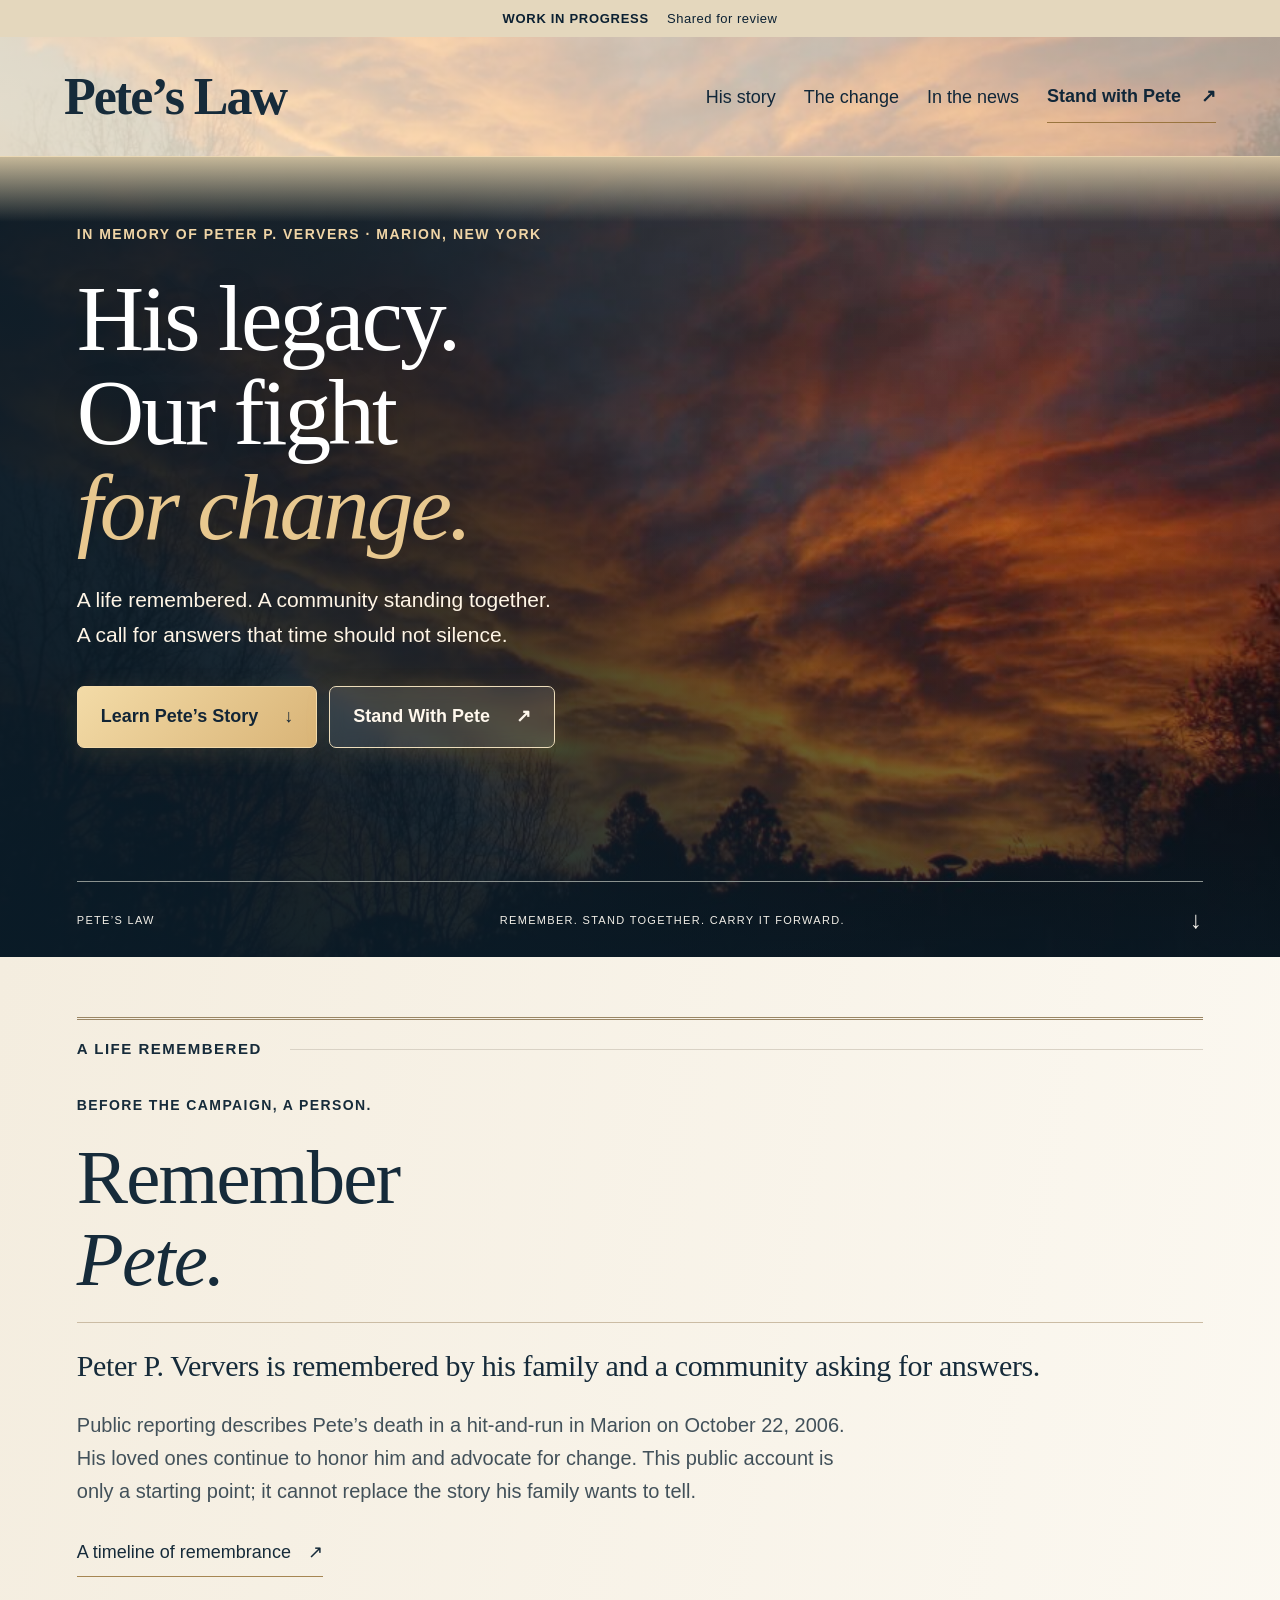
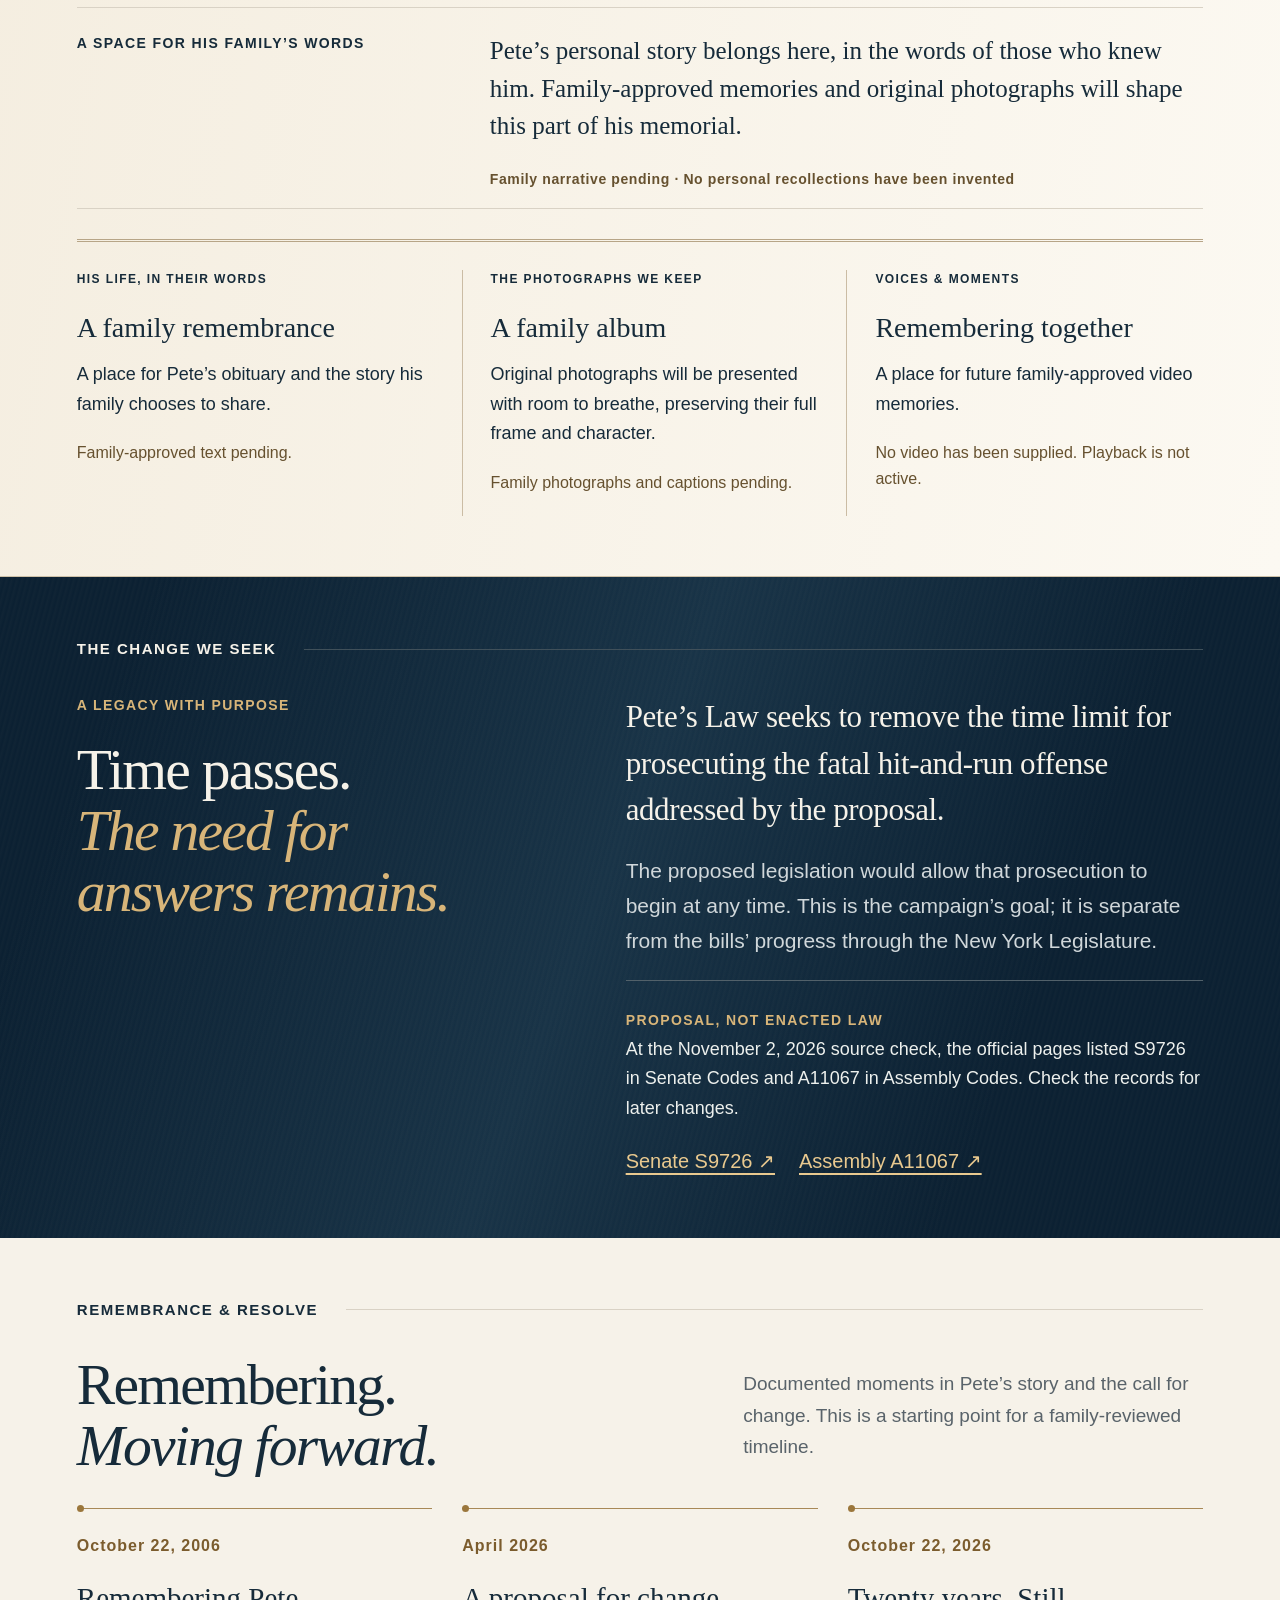
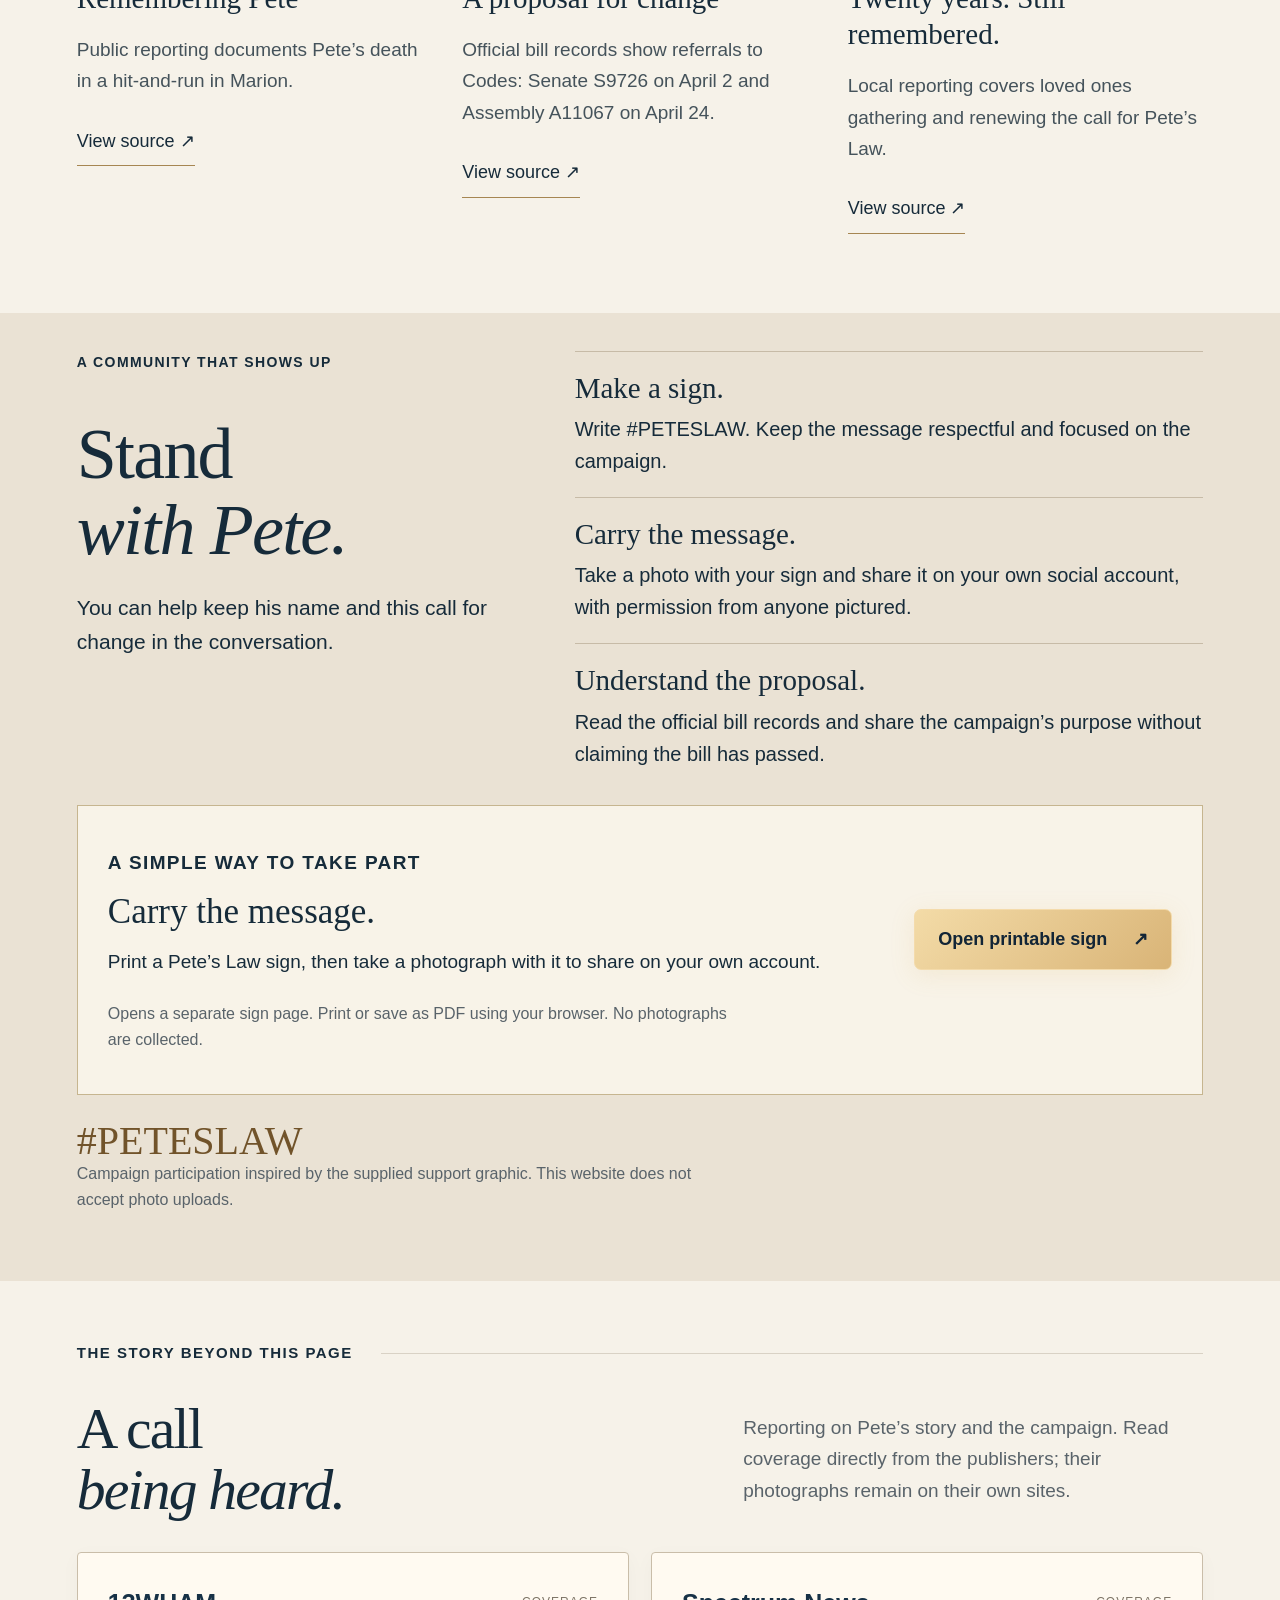
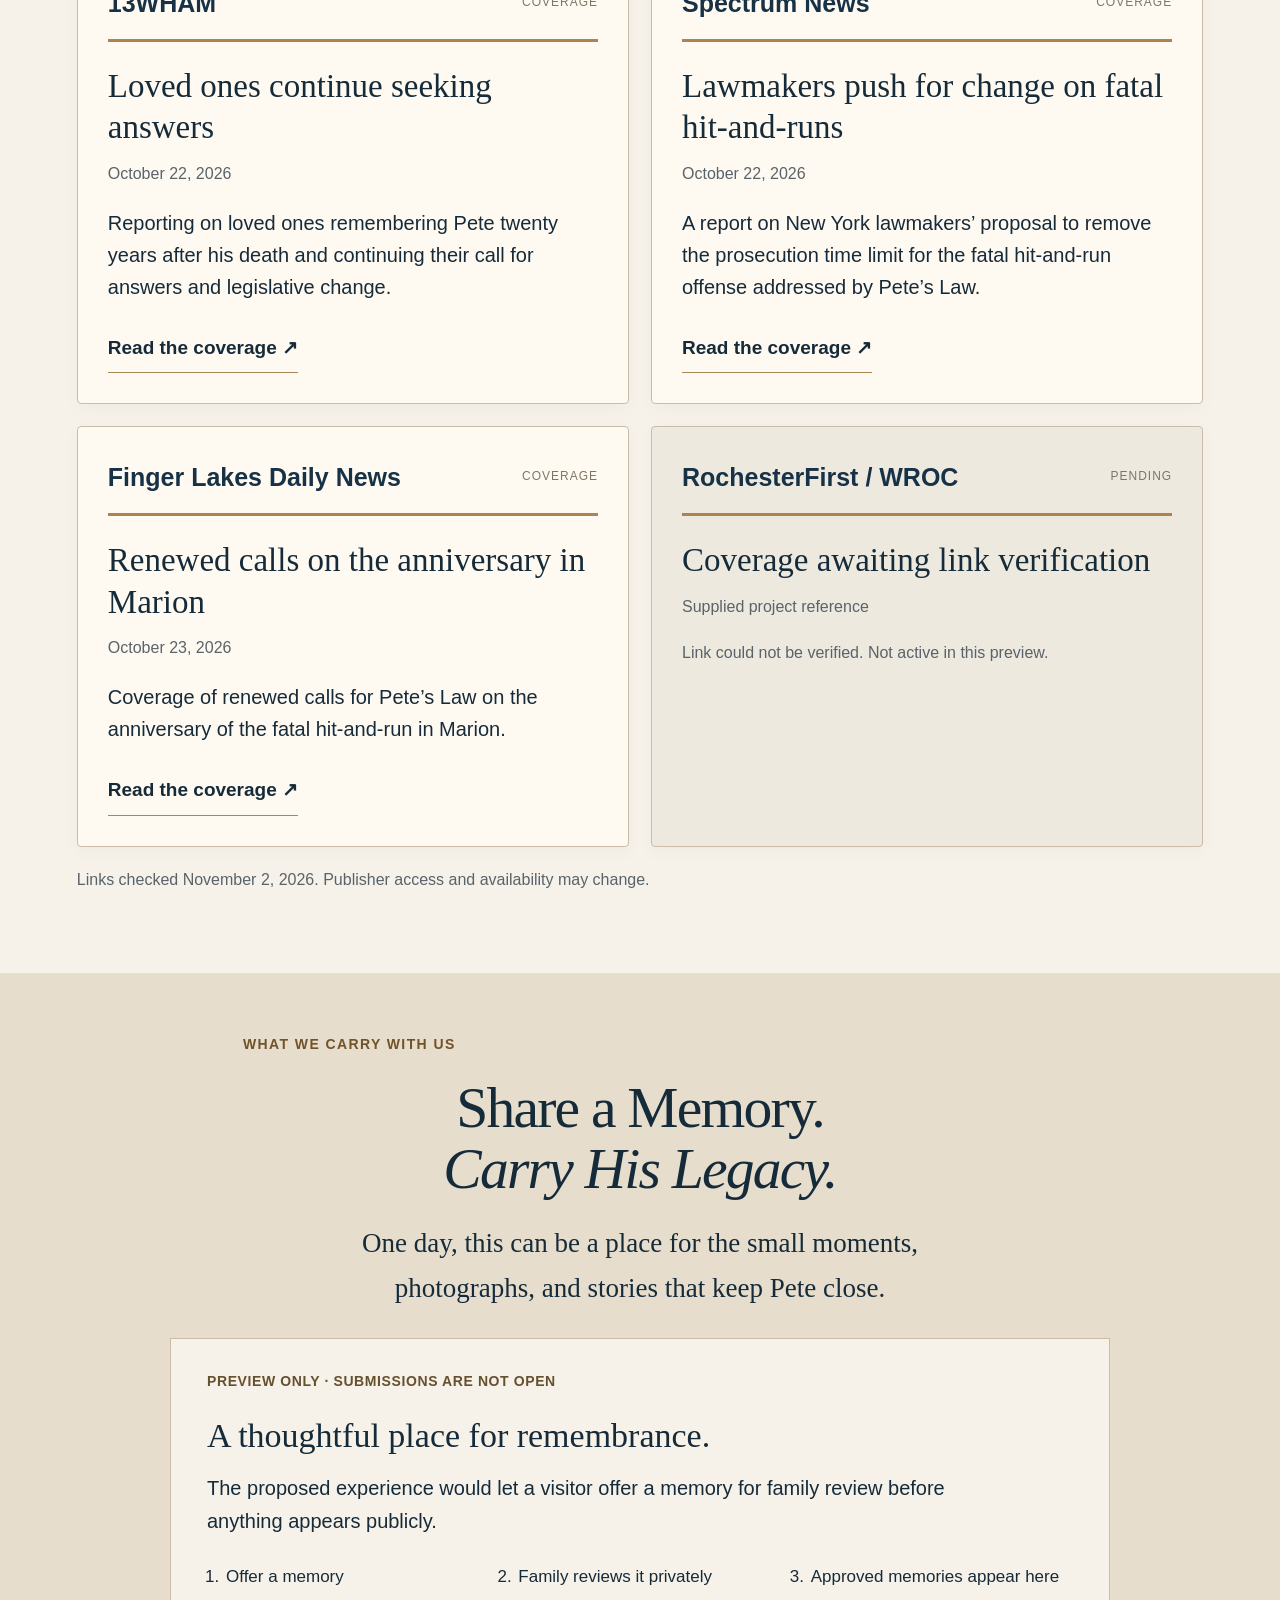
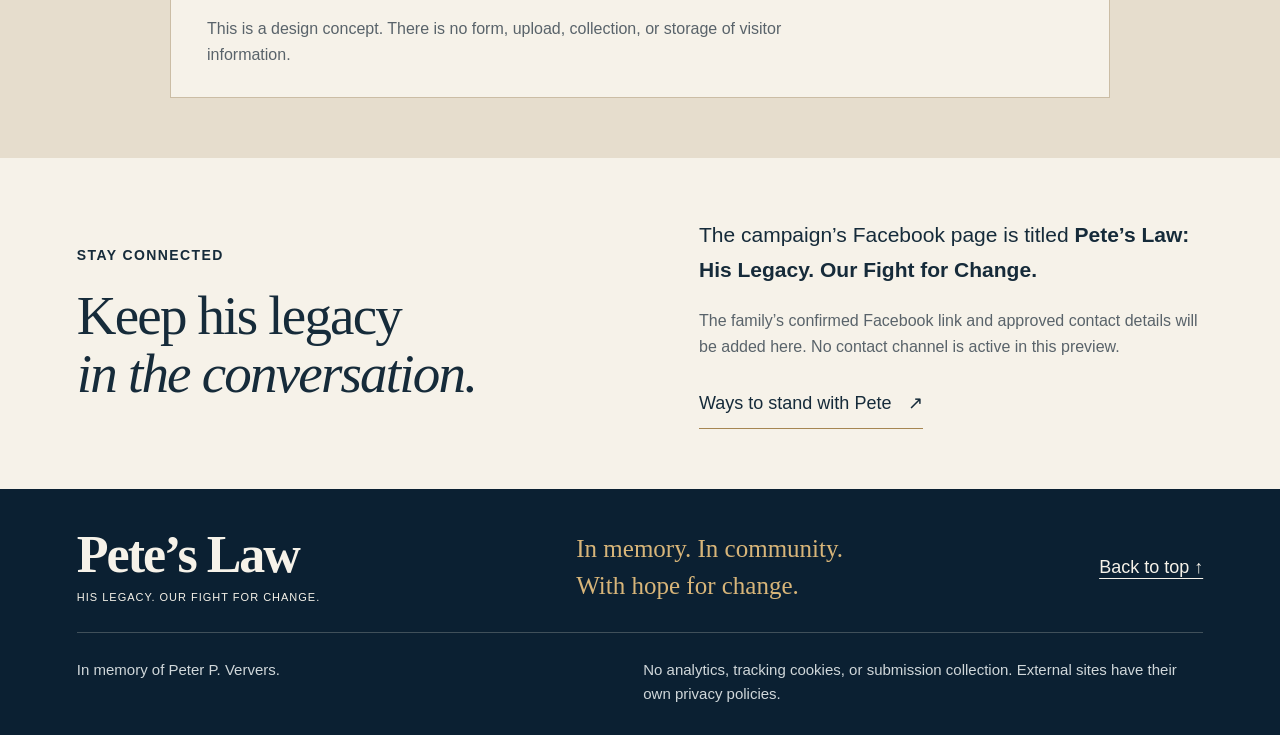
<file: index.html>
<!doctype html>
<html lang="en"><head><meta name="robots" content="noindex"><meta charset="utf-8"><meta name="viewport" content="width=device-width,initial-scale=1"><title>Pete’s Law — His Legacy. Our Fight for Change.</title><meta name="description" content="Remembering Peter P. Ververs. A memorial and a community calling for change in New York."><meta name="referrer" content="no-referrer"><meta property="og:title" content="Pete’s Law — His Legacy. Our Fight for Change."><meta property="og:description" content="Remember Pete. Learn about the campaign. Stand with his community."><meta property="og:type" content="website"><meta property="og:image" content="https://peteslaw102206-create.github.io/petes-law/assets/golden-clouds.jpg"><meta name="theme-color" content="#0b2032"><link rel="icon" href="favicon.svg" type="image/svg+xml"><link rel="stylesheet" href="styles.css"><link rel="stylesheet" href="revision.css"></head>
<body><a class="skip" href="#main">Skip to content</a><div class="review-bar">WORK IN PROGRESS <span>Shared for review</span></div><header><a class="wordmark" href="#home" aria-label="Pete’s Law home">Pete’s Law</a><nav aria-label="Main navigation"><a href="#story">His story</a><a href="#change">The change</a><a href="#news">In the news</a><a class="nav-action" href="#stand">Stand with Pete <span aria-hidden="true">↗</span></a></nav></header>
<main id="main" tabindex="-1">
<section class="hero" id="home" aria-labelledby="hero-title"><img class="hero-image" src="assets/golden-clouds.jpg" alt="" width="960" height="540"><div class="hero-shade"></div><div class="hero-copy"><p class="eyebrow">IN MEMORY OF PETER P. VERVERS · MARION, NEW YORK</p><h1 id="hero-title">His legacy.<br>Our fight<br><em>for change.</em></h1><p>A life remembered. A community standing together.<br>A call for answers that time should not silence.</p><div class="actions"><a class="button gold" href="#story">Learn Pete’s Story <span aria-hidden="true">↓</span></a><a class="button outline" href="#stand">Stand With Pete <span aria-hidden="true">↗</span></a></div></div><div class="hero-foot"><span>PETE’S LAW</span><span>REMEMBER. STAND TOGETHER. CARRY IT FORWARD.</span><a href="#story" aria-label="Continue to Pete’s story">↓</a></div></section>
<section class="story section" id="story" aria-labelledby="story-title"><div class="section-label"><span>A LIFE REMEMBERED</span><span class="rule"></span></div><div class="story-grid"><div><p class="eyebrow">BEFORE THE CAMPAIGN, A PERSON.</p><h2 id="story-title">Remember <em>Pete.</em></h2><div class="small-rule"></div><p class="large-copy" data-copy="storyLead"></p><p data-copy="storyBody"></p><a class="text-link" href="#remembrance">A timeline of remembrance <span aria-hidden="true">↗</span></a></div></div><aside class="family-note"><span class="eyebrow">A SPACE FOR HIS FAMILY’S WORDS</span><p>Pete’s personal story belongs here, in the words of those who knew him. Family-approved memories and original photographs will shape this part of his memorial.</p><span class="note-label">Family narrative pending · No personal recollections have been invented</span></aside><div class="memorial-pages"><article><p class="eyebrow">HIS LIFE, IN THEIR WORDS</p><h3>A family remembrance</h3><p>A place for Pete’s obituary and the story his family chooses to share.</p><p class="fine">Family-approved text pending.</p></article><article><p class="eyebrow">THE PHOTOGRAPHS WE KEEP</p><h3>A family album</h3><p>Original photographs will be presented with room to breathe, preserving their full frame and character.</p><p class="fine">Family photographs and captions pending.</p></article><article><p class="eyebrow">VOICES & MOMENTS</p><h3>Remembering together</h3><p>A place for future family-approved video memories.</p><p class="fine">No video has been supplied. Playback is not active.</p></article></div></section>
<section class="change section" id="change" aria-labelledby="change-title"><div class="section-label"><span>THE CHANGE WE SEEK</span><span class="rule"></span></div><div class="change-grid"><div><p class="eyebrow">A LEGACY WITH PURPOSE</p><h2 id="change-title">Time passes. <br><em>The need for <br>answers remains.</em></h2></div><div class="change-copy"><p class="large-copy" data-copy="mission"></p><p data-copy="billExplanation"></p><div class="bill-status"><span class="eyebrow">PROPOSAL, NOT ENACTED LAW</span><p>At the November 2, 2026 source check, the official pages listed S9726 in Senate Codes and A11067 in Assembly Codes. Check the records for later changes.</p><div class="bill-links"><a href="https://www.nysenate.gov/legislation/bills/2025/S9726">Senate S9726 ↗</a><a href="https://www.nysenate.gov/legislation/bills/2025/A11067">Assembly A11067 ↗</a></div></div></div></div></section>
<section class="section remembrance" id="remembrance" aria-labelledby="timeline-title"><div class="section-label"><span>REMEMBRANCE & RESOLVE</span><span class="rule"></span></div><div class="section-heading"><h2 id="timeline-title">Remembering.<br><em>Moving forward.</em></h2><p>Documented moments in Pete’s story and the call for change. This is a starting point for a family-reviewed timeline.</p></div><ol class="timeline" id="timeline"></ol></section>
<section class="community section" id="stand" aria-labelledby="stand-title"><div class="community-copy"><p class="eyebrow">A COMMUNITY THAT SHOWS UP</p><h2 id="stand-title">Stand<br><em>with Pete.</em></h2><p>You can help keep his name and this call for change in the conversation.</p><ol class="participate"><li><div><h3>Make a sign.</h3><p>Write #PETESLAW. Keep the message respectful and focused on the campaign.</p></div></li><li><div><h3>Carry the message.</h3><p>Take a photo with your sign and share it on your own social account, with permission from anyone pictured.</p></div></li><li><div><h3>Understand the proposal.</h3><p>Read the official bill records and share the campaign’s purpose without claiming the bill has passed.</p></div></li></ol><div class="sign-invite"><p class="eyebrow">A SIMPLE WAY TO TAKE PART</p><h3>Carry the message.</h3><p>Print a Pete’s Law sign, then take a photograph with it to share on your own account.</p><a class="button gold" href="sign.html">Open printable sign <span aria-hidden="true">↗</span></a><p class="fine">Opens a separate sign page. Print or save as PDF using your browser. No photographs are collected.</p></div><p class="hashtag">#PETESLAW</p><p class="fine">Campaign participation inspired by the supplied support graphic. This website does not accept photo uploads.</p></div></section>
<section class="section news" id="news" aria-labelledby="news-title"><div class="section-label"><span>THE STORY BEYOND THIS PAGE</span><span class="rule"></span></div><div class="section-heading"><h2 id="news-title">A call<br><em>being heard.</em></h2><p>Reporting on Pete’s story and the campaign. Read coverage directly from the publishers; their photographs remain on their own sites.</p></div><div id="news-grid" class="news-grid"></div><p class="fine">Links checked November 2, 2026. Publisher access and availability may change.</p></section>
<section class="memories section" id="memories" aria-labelledby="memories-title"><p class="eyebrow">WHAT WE CARRY WITH US</p><h2 id="memories-title">Share a Memory.<br><em>Carry His Legacy.</em></h2><p class="memory-intro">One day, this can be a place for the small moments, photographs, and stories that keep Pete close.</p><div class="memory-prototype"><span class="note-label">PREVIEW ONLY · SUBMISSIONS ARE NOT OPEN</span><h3>A thoughtful place for remembrance.</h3><p>The proposed experience would let a visitor offer a memory for family review before anything appears publicly.</p><ol><li>Offer a memory</li><li>Family reviews it privately</li><li>Approved memories appear here</li></ol><p class="fine">This is a design concept. There is no form, upload, collection, or storage of visitor information.</p></div></section>
<section class="contact section" id="contact" aria-labelledby="contact-title"><div><p class="eyebrow">STAY CONNECTED</p><h2 id="contact-title">Keep his legacy<br><em>in the conversation.</em></h2></div><div><p>The campaign’s Facebook page is titled <strong>Pete’s Law: His Legacy. Our Fight for Change.</strong></p><p class="fine">The family’s confirmed Facebook link and approved contact details will be added here. No contact channel is active in this preview.</p><a class="text-link" href="#stand">Ways to stand with Pete <span aria-hidden="true">↗</span></a></div></section>
</main><footer><div class="footer-top"><a class="wordmark" href="#home">Pete’s Law<span>HIS LEGACY. OUR FIGHT FOR CHANGE.</span></a><p>In memory. In community.<br>With hope for change.</p><a href="#home">Back to top ↑</a></div><div class="footer-bottom"><p>In memory of Peter P. Ververs.</p><p>No analytics, tracking cookies, or submission collection. External sites have their own privacy policies.</p></div></footer><script src="content.js"></script><script src="app.js"></script></body></html>
</file>
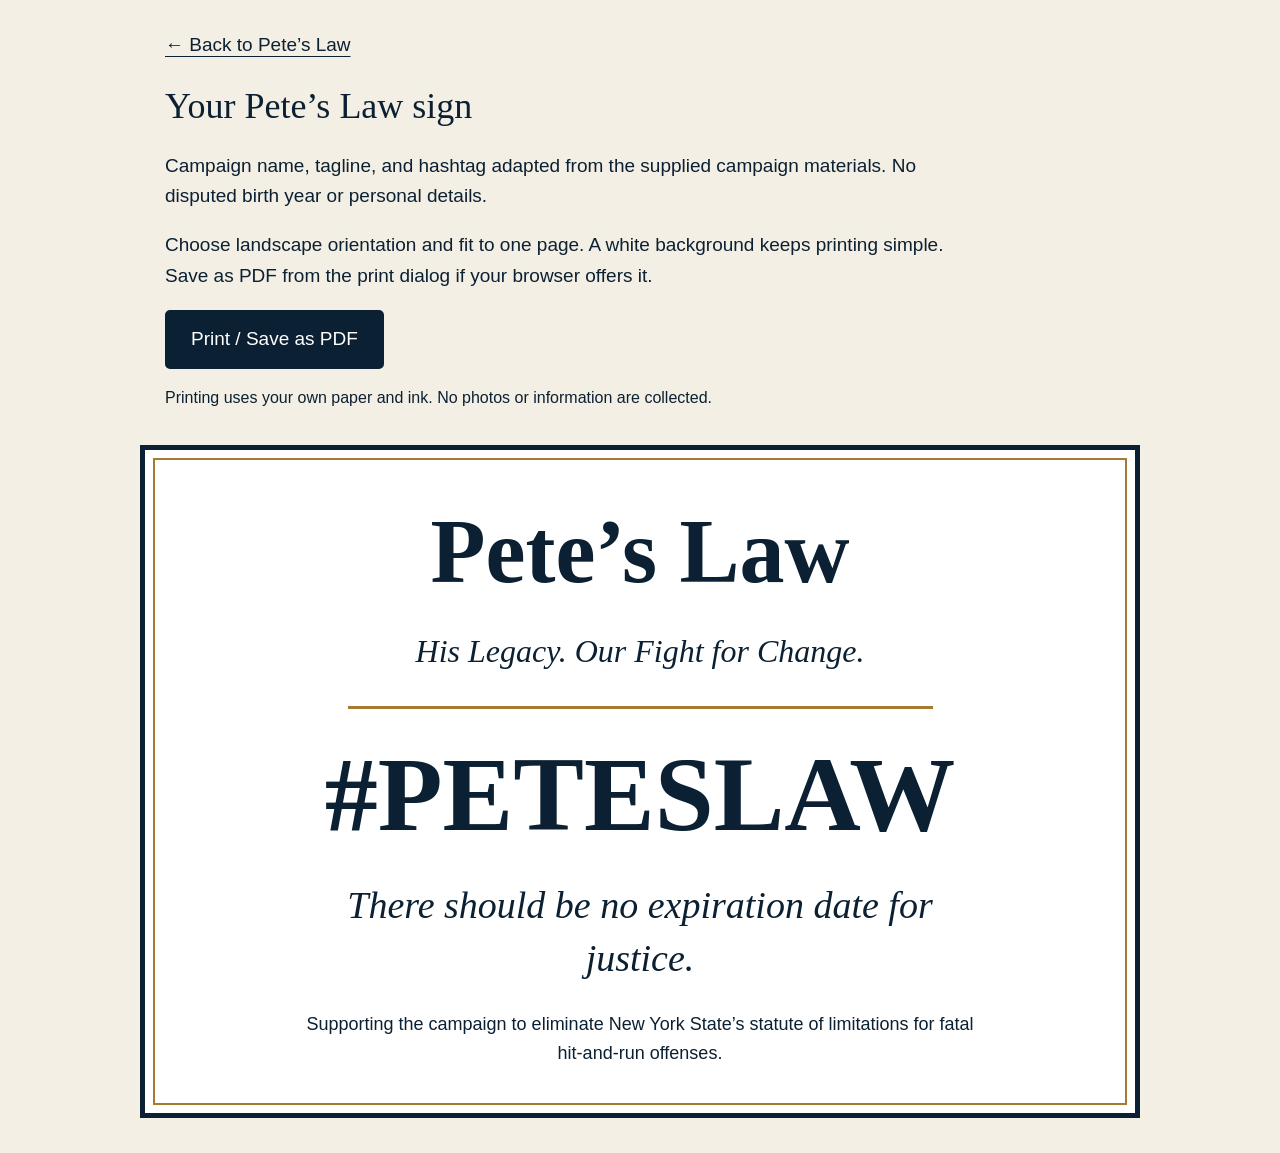
<file: sign.html>
<!doctype html><html lang="en"><head><meta charset="utf-8"><meta name="viewport" content="width=device-width,initial-scale=1"><title>Printable Pete’s Law sign</title><link rel="stylesheet" href="sign.css"></head><body><div class="controls"><a href="index.html#stand">← Back to Pete’s Law</a><h1>Your Pete’s Law sign</h1><p>Campaign name, tagline, and hashtag adapted from the supplied campaign materials. No disputed birth year or personal details.</p><p>Choose landscape orientation and fit to one page. A white background keeps printing simple. Save as PDF from the print dialog if your browser offers it.</p><button id="print-sign" type="button">Print / Save as PDF</button><p class="small">Printing uses your own paper and ink. No photos or information are collected.</p></div><main class="sign" aria-label="Printable campaign sign"><p class="brand">Pete’s Law</p><p class="tagline">His Legacy. Our Fight for Change.</p><div class="divider"></div><p class="hashtag">#PETESLAW</p><p class="message">There should be no expiration date for justice.</p><p class="purpose">Supporting the campaign to eliminate New York State’s statute of limitations for fatal hit-and-run offenses.</p></main><script src="sign.js"></script></body></html>
</file>
<file: styles.css>
:root{--navy:#0b2032;--navy-light:#142e43;--gold:#d8b579;--ivory:#f6f2e9;--ink:#162b3a;--muted:#59636a;--line:#d9d2c5;--serif:Georgia,'Times New Roman',serif}*{box-sizing:border-box}html{scroll-behavior:smooth;scroll-padding-top:105px}body{margin:0;background:var(--ivory);color:var(--ink);font-family:Arial,Helvetica,sans-serif;font-size:16px;line-height:1.7}a{color:inherit;text-underline-offset:5px}a:hover{color:#866027}a:focus-visible{outline:3px solid #be842e;outline-offset:6px}img{display:block;width:100%;height:auto}p{margin:0 0 1.3rem}h1,h2,h3{font-weight:400;margin:0;font-family:var(--serif)}h2{font-size:clamp(44px,5vw,76px);line-height:1.06;letter-spacing:-2.5px}h2 em,h1 em{font-weight:400}h3{font-size:25px;line-height:1.25}section{scroll-margin-top:24px}.skip{position:fixed;left:20px;top:-100px;z-index:99;background:var(--ivory);padding:12px 20px}.skip:focus{top:12px}.review-bar{background:#e4d7bd;text-align:center;font-size:10px;letter-spacing:1.7px;padding:6px 20px;color:var(--navy);font-weight:bold}.review-bar span{font-weight:normal;letter-spacing:.5px;margin-left:14px}header{display:flex;align-items:center;justify-content:space-between;padding:22px 5.5%;background:var(--ivory);gap:24px}.wordmark{text-decoration:none;font:36px/1 var(--serif);letter-spacing:-1.5px;white-space:nowrap}.wordmark span{display:block;font:8px/1.5 Arial,sans-serif;letter-spacing:1.7px;margin-top:8px}nav{display:flex;gap:32px;align-items:center;font-size:12px}nav a{text-decoration:none}nav .nav-action{border-bottom:1px solid #9a753f;padding:10px 0;font-weight:bold}.nav-action span{margin-left:15px}.hero{position:relative;min-height:calc(100svh - 126px);background:var(--navy);color:white;display:flex;align-items:center;overflow:hidden}.hero-image{position:absolute;inset:0;height:100%;width:100%;object-fit:cover;object-position:80% 58%}.hero-shade{position:absolute;inset:0;background:linear-gradient(90deg,rgba(6,22,36,.96) 0%,rgba(6,22,36,.89) 26%,rgba(6,22,36,.54) 50%,rgba(6,22,36,.08) 78%),linear-gradient(0deg,rgba(6,22,36,.9),transparent 35%)}.hero-copy{position:relative;padding:76px 0 110px;margin:0 7.5%;max-width:740px}.eyebrow{font-size:10px;line-height:1.6;letter-spacing:2.1px;font-weight:bold}.hero .eyebrow{color:#e5c993;margin-bottom:26px}.hero h1{font-size:clamp(66px,7vw,108px);line-height:.98;letter-spacing:-4px;margin-bottom:30px}.hero h1 em{color:#e8c88f}.hero-copy>p:not(.eyebrow){font-size:15px;line-height:1.85;color:#e0e4e4}.actions{display:flex;flex-wrap:wrap;gap:12px;margin-top:34px}.button{padding:14px 22px;display:inline-flex;align-items:center;gap:26px;font-size:12px;text-decoration:none;font-weight:bold;min-height:48px}.gold{background:#e0be82;color:var(--navy);border:1px solid #e0be82}.gold:hover{background:#eed2a4;color:var(--navy)}.outline{border:1px solid #b5b6b0;color:white}.outline:hover{background:var(--ivory);color:var(--navy)}.hero-foot{position:absolute;bottom:0;left:7.5%;right:7.5%;display:flex;justify-content:space-between;align-items:center;border-top:1px solid #8b928f;padding:18px 0;color:#f1eee7;font-size:8px;letter-spacing:2px}.hero-foot>a{font-size:24px;text-decoration:none}.section{padding:88px 7.5%}.section-label{display:flex;align-items:center;gap:28px;font-size:9px;letter-spacing:2px;margin-bottom:62px;font-weight:bold}.rule{height:1px;flex:1;background:var(--line)}.story-grid{display:grid;grid-template-columns:1fr 1fr;gap:12%;align-items:center}.story-grid h2{font-size:clamp(64px,7vw,106px);margin:20px 0}.large-copy{font:25px/1.5 var(--serif);letter-spacing:-.4px}.story-grid p:not(.large-copy):not(.eyebrow){font-size:14px;color:var(--muted)}.small-rule{height:1px;width:68px;background:#a17c47;margin:28px 0}.story-photo{margin:0}.story-photo img{height:510px;object-fit:cover;object-position:center 42%}.story-photo figcaption{font-size:10px;line-height:1.6;color:var(--muted);margin:13px 0}.text-link{display:inline-block;font-size:12px;text-decoration:none;border-bottom:1px solid #a68652;padding:8px 0}.text-link span{margin-left:12px}.family-note{border-top:1px solid var(--line);border-bottom:1px solid var(--line);margin-top:56px;padding:26px 0;display:grid;grid-template-columns:1fr 2fr;column-gap:10%}.family-note p{font-family:var(--serif);font-size:20px;margin:0}.note-label{display:block;font-size:9px;font-weight:bold;letter-spacing:1.2px;line-height:1.8;color:#66512f}.family-note>.note-label{grid-column:2;margin-top:14px}.change{background:var(--navy);color:var(--ivory)}.change .rule{background:#40505a}.change .eyebrow,.change h2 em{color:var(--gold)}.change-grid{display:grid;grid-template-columns:1.1fr 1fr;gap:12%;align-items:start}.change h2{margin-top:22px}.change-copy>p:not(.large-copy){font-size:14px;color:#d0d7da}.bill-status{border-top:1px solid #52616a;padding-top:25px;margin-top:32px}.bill-status p{font-size:12px;color:#d0d7da}.bill-links{display:flex;gap:24px;flex-wrap:wrap}.bill-links a{font-size:12px;color:#e9c98f}.section-heading{display:flex;gap:12%;justify-content:space-between;align-items:flex-end;margin-bottom:45px}.section-heading>p{max-width:350px;font-size:14px;color:var(--muted);margin-bottom:0}.timeline{list-style:none;padding:0;display:grid;grid-template-columns:repeat(3,1fr);gap:42px}.timeline li{border-top:1px solid #a88957;position:relative;padding-top:24px}.timeline li:before{content:'';width:7px;height:7px;background:#9b773c;border-radius:50%;position:absolute;top:-4px}.timeline .eyebrow{color:#7b5c2d;letter-spacing:1px}.timeline h3{margin-bottom:18px}.timeline li>p:not(.eyebrow){font-size:13px;color:var(--muted)}.community{padding:0;display:grid;grid-template-columns:1fr 1fr;background:#e9e2d6}.community-image{position:relative;min-height:720px;overflow:hidden}.community-image img{height:100%;object-fit:cover;object-position:47% center;position:absolute}.community-copy{padding:65px 15% 55px 12%}.community-copy h2{margin:22px 0}.community-copy>p:not(.eyebrow):not(.hashtag):not(.fine){font-size:14px}.participate{padding:0;list-style:none;margin:30px 0}.participate li{display:flex;gap:20px;border-top:1px solid #c7bba7;padding-top:17px;margin-top:17px}.participate li>span{font-size:10px;color:#74572d;padding-top:5px}.participate h3{font-size:21px;margin-bottom:7px}.participate p{font-size:12px;line-height:1.65;margin:0}.hashtag{font:34px/1 var(--serif);margin:28px 0 17px;color:#71532a}.fine{font-size:11px;line-height:1.7;color:var(--muted)}.news-grid{display:grid;grid-template-columns:repeat(2,1fr);border-top:1px solid var(--line);border-left:1px solid var(--line);margin-bottom:20px}.news-card{padding:34px;border-right:1px solid var(--line);border-bottom:1px solid var(--line);display:flex;flex-direction:column;align-items:flex-start}.card-top{display:flex;width:100%;justify-content:space-between;gap:15px}.card-top span{color:#7e7567;font-size:11px}.news-card h3{font-size:29px;max-width:360px;margin:15px 0 20px}.news-card .text-link{margin-top:auto}.news-card.pending{background:#eee9df}.memories{text-align:center;background:#e6ddcd}.memories>.eyebrow{color:#71532a}.memories h2{margin:22px 0}.memory-intro{max-width:530px;margin:24px auto 35px;font:21px/1.65 var(--serif)}.memory-prototype{background:var(--ivory);max-width:780px;margin:auto;padding:36px 45px;text-align:left;border:1px solid #cbbda5}.memory-prototype h3{font-size:29px;margin:20px 0 15px}.memory-prototype>p:not(.fine){font-size:14px}.memory-prototype ol{display:flex;gap:32px;padding-left:17px;font-size:11px;margin:25px 0}.memory-prototype li{padding-left:2px;flex:1}.memory-prototype>.fine{margin:0}.contact{display:grid;grid-template-columns:1.2fr 1fr;gap:13%;align-items:center}.contact h2{font-size:clamp(40px,4vw,60px);margin-top:20px}.contact>div>p:not(.eyebrow):not(.fine){font-size:14px}footer{background:var(--navy);color:var(--ivory);padding:48px 7.5% 24px}.footer-top{display:flex;justify-content:space-between;gap:30px;align-items:center;padding-bottom:38px}.footer-top>p{font:19px/1.5 var(--serif);color:var(--gold);margin:0}.footer-top>a:last-child{font-size:11px}.footer-bottom{border-top:1px solid #40505a;padding-top:25px;display:flex;gap:50px;justify-content:space-between}.footer-bottom p{font-size:9px;color:#d0d7da;max-width:420px;margin:0}footer a:hover{color:var(--gold)}
@media(min-width:1600px){.section{padding-left:max(7.5%,calc((100vw - 1360px)/2));padding-right:max(7.5%,calc((100vw - 1360px)/2))}}
@media(max-width:900px){header{padding:20px 6%}nav{gap:18px}nav>a:not(.nav-action){display:none}.hero-copy{margin:0 6%;padding:70px 0 100px}.hero h1{font-size:78px}.hero-shade{background:linear-gradient(90deg,rgba(6,22,36,.95),rgba(6,22,36,.62) 60%,rgba(6,22,36,.15)),linear-gradient(0deg,rgba(6,22,36,.85),transparent 50%)}.section{padding:65px 6%}.section-label{margin-bottom:42px}.story-grid{gap:7%}.story-photo img{height:440px}.change-grid{gap:7%}.timeline{gap:25px}.community{padding:0}.community-copy{padding:45px 10%}.community-image{min-height:750px}.section-heading{gap:7%}.contact{gap:7%}}
@media(max-width:600px){html{scroll-padding-top:20px}.review-bar{font-size:8px;letter-spacing:1px;padding:6px}.review-bar span{display:block;font-size:8px;margin:0}header{padding:18px 6%;gap:12px}.wordmark{font-size:29px}.wordmark span{font-size:6px;letter-spacing:1.2px}nav{font-size:10px}.nav-action span{margin-left:5px}.hero{min-height:780px;min-height:calc(100svh - 122px);align-items:flex-end}.hero-image{object-position:63% center}.hero-shade{background:linear-gradient(0deg,rgba(6,22,36,.98),rgba(6,22,36,.84) 42%,rgba(6,22,36,.3) 75%,rgba(6,22,36,.18))}.hero-copy{padding:150px 0 96px;margin:0 7%;width:86%}.hero .eyebrow{font-size:8px;letter-spacing:1.4px;max-width:240px;margin-bottom:22px}.hero h1{font-size:clamp(58px,16vw,78px);letter-spacing:-2.8px;margin-bottom:23px}.hero-copy>p:not(.eyebrow){font-size:12px}.actions{gap:10px;margin-top:26px}.button{padding:12px 15px;font-size:10px;gap:14px;min-height:46px}.hero-foot{left:7%;right:7%;padding:13px 0}.hero-foot span:nth-child(2){display:none}.section{padding:55px 7%}.section-label{font-size:8px;gap:15px;margin-bottom:34px}h2{font-size:49px;letter-spacing:-1.8px}.story-grid{grid-template-columns:1fr;gap:35px}.story-grid h2{font-size:75px}.story-grid .eyebrow{font-size:9px}.large-copy{font-size:23px}.story-photo img{height:420px}.story-photo figcaption{font-size:9px}.family-note{grid-template-columns:1fr;gap:16px;margin-top:35px}.family-note p{font-size:19px}.family-note>.note-label{grid-column:auto;margin-top:0}.change-grid{grid-template-columns:1fr;gap:32px}.change h2{font-size:49px}.section-heading{display:block}.section-heading>p{margin-top:24px}.timeline{grid-template-columns:1fr;gap:26px}.timeline li{padding-top:20px}.timeline h3{font-size:27px}.timeline .text-link{padding-top:0}.community{padding:0;grid-template-columns:1fr}.community-image{min-height:310px}.community-image img{object-position:center 34%}.community-copy{padding:43px 7%}.community-copy h2{font-size:60px}.news-grid{grid-template-columns:1fr}.news-card{padding:26px}.news-card h3{font-size:27px}.memory-intro{font-size:20px}.memory-prototype{padding:26px}.memory-prototype h3{font-size:26px}.memory-prototype ol{display:block;padding-left:18px}.memory-prototype li{margin:10px 0}.contact{grid-template-columns:1fr;gap:26px}.contact h2{font-size:43px}.footer-top{align-items:flex-start;flex-wrap:wrap}.footer-top>p{font-size:16px}.footer-bottom{display:block}.footer-bottom p+p{margin-top:12px}.eyebrow{letter-spacing:1.7px}footer{padding:40px 7% 25px}}
@media(max-width:600px){.story-grid{grid-template-columns:minmax(0,1fr)}.story-grid h2{font-size:clamp(52px,17vw,75px)}}
@media(max-width:360px){.section h2:not(#story-title){font-size:40px}}
@media(prefers-reduced-motion:reduce){html{scroll-behavior:auto}*,*:before,*:after{animation:none!important;transition:none!important}}
</file>
<file: revision.css>
/* Approved readability and memorial revision. Original V1 remains separate. */
body{font-size:19px;line-height:1.65}p{max-width:70ch}.review-bar{font-size:13px;letter-spacing:.7px;padding:8px 18px}header{padding:25px 5%;border-bottom:1px solid #d8cab2}.wordmark{font-size:52px;font-weight:bold;letter-spacing:-2px}nav{font-size:18px;gap:28px}nav .nav-action{font-weight:600}.hero{min-height:800px;align-items:flex-start}.hero-image{object-position:center 58%}.hero-shade{background:linear-gradient(90deg,rgba(10,27,39,.93),rgba(10,27,39,.77) 35%,rgba(13,31,43,.2) 73%),linear-gradient(0deg,rgba(10,27,39,.78),transparent 55%),linear-gradient(160deg,rgba(244,215,160,.22),transparent 60%)}.hero-copy{padding:66px 0 100px;margin:0 6%;max-width:800px}.hero .eyebrow{font-size:14px;letter-spacing:1.5px;max-width:590px;color:#f0d5a6}.hero h1{font-size:clamp(70px,7.3vw,106px);line-height:1.01;margin-bottom:28px;letter-spacing:-3px;text-shadow:0 3px 28px rgba(0,0,0,.18)}.hero-copy>p:not(.eyebrow){font-size:21px;color:#fff5e6;line-height:1.65}.button{font-size:18px;padding:15px 23px;min-height:54px;border-radius:7px;box-shadow:0 5px 25px #d6ad5d25}.gold{background:linear-gradient(135deg,#f3dba7,#d9b477);border-color:#f4dbab;color:#122536}.outline{background:rgba(246,242,233,.12);border-color:#edddbb;color:#fff8ed;backdrop-filter:blur(8px)}.outline:hover{background:var(--ivory)}.hero-foot{left:6%;right:6%;font-size:11px;letter-spacing:1.3px}.section{padding:60px 6%}.section-label{font-size:15px;letter-spacing:1.5px;margin-bottom:32px}.eyebrow{font-size:14px;letter-spacing:1.4px}.section-heading{margin-bottom:32px;align-items:center;gap:6%}.section-heading>p{font-size:19px;max-width:460px}.text-link{font-size:18px;padding:9px 0}.fine{font-size:16px;line-height:1.6}.note-label{font-size:14px;letter-spacing:.6px}.large-copy{font-size:30px;line-height:1.5}h2{font-size:clamp(45px,4.5vw,68px);letter-spacing:-1.8px}h3{font-size:30px}.story{background:linear-gradient(100deg,#f4eddf,#fcf9f2);border-bottom:1px solid #cec1a8}.story>.section-label{border-top:3px double #9a8664;padding-top:17px}.story-grid{grid-template-columns:1.15fr 1fr;gap:6%;align-items:start}.story-grid h2{font-size:clamp(65px,6vw,88px);margin:12px 0 20px;padding-bottom:22px;border-bottom:1px solid #cbbca4}.story-grid h2 em{display:block}.story-grid p:not(.large-copy):not(.eyebrow){font-size:20px;color:#42515a}.story-grid .small-rule{display:none}.story-photo{padding:14px;background:#fffcf6;border:1px solid #cbbb9d;box-shadow:4px 7px 18px #3d2f1710;transform:rotate(.7deg)}.story-photo img{height:auto;max-height:620px;object-fit:contain}.story-photo figcaption{font-size:15px;color:#515a5d;margin:13px 3px 1px}.family-note{padding:24px 0;margin-top:30px;gap:5%;grid-template-columns:1fr 2fr}.family-note p{font-size:25px;line-height:1.5}.memorial-pages{display:grid;grid-template-columns:repeat(3,minmax(0,1fr));gap:28px;margin-top:30px;padding-top:28px;border-top:3px double #b7a587}.memorial-pages article+article{border-left:1px solid #cbbca4;padding-left:28px}.memorial-pages h3{font-size:28px;margin-bottom:15px}.memorial-pages p{font-size:18px}.memorial-pages .eyebrow{font-size:12px}.memorial-pages .fine{font-size:16px;color:#66512f}.change{background-color:#0b2032;background-image:repeating-linear-gradient(105deg,transparent 0px,rgba(230,211,171,.025) 2px,transparent 5px),linear-gradient(112deg,#0b2032 10%,#183347 47%,#0b2032 78%)}.change-grid{grid-template-columns:1fr 1.2fr;gap:6%}.change-copy>p:not(.large-copy){font-size:21px}.change .large-copy{font-size:31px}.bill-status{padding-top:22px;margin-top:22px}.bill-status p{font-size:18px;color:#edf0ed}.bill-links a{font-size:20px}.timeline{gap:30px}.timeline h3{font-size:29px}.timeline .eyebrow{font-size:16px}.timeline li>p:not(.eyebrow){font-size:19px;color:#45535b}.community{display:block;padding:0;background:#eae2d4}.community-image{min-height:0;background:#102739;padding:28px 6% 0;overflow:visible}.community-image img{position:static;width:100%;height:auto;max-height:690px;object-fit:contain}.community-copy{padding:38px 6% 48px;display:grid;grid-template-columns:1fr 1.5fr;column-gap:7%;align-items:start}.community-copy>.eyebrow,.community-copy>h2,.community-copy>p:not(.fine){grid-column:1}.community-copy h2{font-size:72px}.community-copy>p:not(.eyebrow):not(.hashtag):not(.fine){font-size:21px}.participate{grid-column:2;grid-row:1 / span 4;margin:0}.participate li{margin-top:0;margin-bottom:20px;padding-top:18px}.participate h3{font-size:29px}.participate p{font-size:20px;line-height:1.6}.sign-invite{grid-column:1 / -1;background:#f8f3e8;border:1px solid #c6b58f;padding:30px;display:grid;grid-template-columns:1fr auto;column-gap:30px;margin:15px 0 26px}.sign-invite .eyebrow,.sign-invite h3,.sign-invite>p{grid-column:1}.sign-invite h3{font-size:35px}.sign-invite .button{grid-column:2;grid-row:2 / span 2;align-self:center}.sign-invite p{font-size:19px;margin:12px 0}.sign-invite .fine{font-size:16px;grid-column:1 / -1}.community-copy>.fine{grid-column:1 / -1}.hashtag{font-size:40px;margin:0}.news-banner{margin:0 0 30px;display:grid;grid-template-columns:240px 1fr;align-items:end;gap:24px}.news-banner img{height:190px;object-fit:cover;object-position:center 60%;border-radius:3px}.news-banner figcaption{font-size:16px;max-width:500px;color:#59636a}.news-grid{gap:22px;border:0}.news-card{border:1px solid #c9bda9;background:#fffaf1;padding:30px;border-radius:4px;box-shadow:0 5px 20px #30241208}.news-card .card-top{border-bottom:3px solid #ac844c;padding-bottom:16px;align-items:center}.news-card .card-top .eyebrow{font-size:25px;font-weight:bold;color:#173146;letter-spacing:0;margin:0}.card-top span{font-size:12px;letter-spacing:1px}.news-card h3{font-size:33px;max-width:none;margin:24px 0 12px}.news-card .fine{font-size:16px}.article-preview{font-size:20px;line-height:1.6;margin-bottom:20px}.news-card .text-link{font-weight:bold;font-size:19px}.memory-intro{font-size:27px;max-width:700px;margin:20px auto 28px}.memory-prototype{padding:30px 36px;max-width:940px}.memory-prototype h3{font-size:34px}.memory-prototype>p:not(.fine){font-size:20px}.memory-prototype ol{font-size:17px;gap:28px}.contact{gap:6%;grid-template-columns:1.1fr 1fr}.contact>div>p:not(.eyebrow):not(.fine){font-size:21px}.contact h2{font-size:55px}footer{padding:40px 6% 28px}.footer-top{padding-bottom:26px}.footer-top>p{font-size:25px}.footer-top>a:last-child{font-size:18px}.footer-bottom p{font-size:15px;max-width:560px}.footer-top .wordmark span{font-size:11px;letter-spacing:1px}.skip{font-size:18px}
@media(max-width:1000px){header{flex-wrap:wrap;gap:20px}nav{gap:22px;font-size:17px;flex-wrap:wrap}nav>a:not(.nav-action){display:block}.hero{min-height:780px}.hero-copy{padding-top:55px}.hero h1{font-size:82px}.story-grid{gap:5%}.change-grid{grid-template-columns:1fr;gap:25px}.change h2{max-width:780px}.change h2 br{display:none}.change h2 em:before{content:' '}.community-copy{column-gap:5%;grid-template-columns:1fr 1.3fr}.community-copy h2{font-size:60px}.section-heading{display:block}.section-heading>p{margin-top:24px;max-width:700px}.timeline{grid-template-columns:1fr;gap:18px}.timeline li{padding-top:18px}.memorial-pages{gap:20px}.memorial-pages article+article{padding-left:20px}.news-grid{grid-template-columns:1fr}.news-card h3{max-width:760px}.contact{grid-template-columns:1fr;gap:20px}}
@media(max-width:600px){body{font-size:19px}.review-bar{font-size:12px;padding:8px}.review-bar span{font-size:11px}.wordmark{font-size:44px}header{padding:19px 6%;gap:15px}nav{width:100%;gap:10px 22px;font-size:17px;justify-content:flex-start}nav .nav-action{padding:4px 0}.hero{min-height:800px;align-items:flex-start}.hero-copy{margin:0 7%;width:86%;padding:48px 0 95px}.hero h1{font-size:clamp(56px,15vw,78px);letter-spacing:-2.5px}.hero .eyebrow{font-size:13px;max-width:100%;margin-bottom:24px}.hero-copy>p:not(.eyebrow){font-size:20px;line-height:1.55}.hero-shade{background:linear-gradient(0deg,rgba(8,27,40,.94),rgba(8,27,40,.69) 55%,rgba(8,27,40,.76)),linear-gradient(150deg,rgba(242,211,157,.22),transparent)}.hero-image{object-position:60% center}.button{font-size:17px;gap:12px;justify-content:space-between;padding:14px 18px}.actions{gap:12px}.actions .button{width:100%}.hero-foot{font-size:12px}.section{padding:42px 7%}.section-label{font-size:14px;letter-spacing:1px;margin-bottom:25px}.eyebrow{font-size:13px}.story-grid{grid-template-columns:minmax(0,1fr);gap:24px}.story-grid h2{font-size:clamp(51px,14vw,72px);letter-spacing:-1.8px}.story-grid h2 em{display:inline}.story-grid p:not(.large-copy):not(.eyebrow){font-size:20px}.large-copy{font-size:27px}.story-photo{padding:10px;transform:none}.story-photo img{height:auto;max-height:none}.story-photo figcaption{font-size:16px}.family-note{display:block}.family-note p{font-size:24px;margin:14px 0}.family-note>.note-label{font-size:14px}.memorial-pages{grid-template-columns:minmax(0,1fr);gap:22px;margin-top:22px}.memorial-pages article+article{border-left:0;border-top:1px solid #cbbca4;padding:23px 0 0}.memorial-pages h3{font-size:30px}.memorial-pages p{font-size:19px}.memorial-pages .eyebrow{font-size:13px}.change h2,.section h2:not(#story-title){font-size:clamp(38px,10.5vw,54px)}.change .large-copy{font-size:28px}.change-copy>p:not(.large-copy){font-size:20px}.bill-status p{font-size:18px}.bill-links{gap:14px 23px}.bill-links a{font-size:19px}.section-heading>p{font-size:20px}.timeline .eyebrow{font-size:16px}.timeline h3{font-size:29px}.timeline li>p:not(.eyebrow){font-size:20px}.text-link{font-size:18px}.community{padding:0}.community-image{padding:16px 0 0}.community-image img{max-height:none;width:100%;height:auto;object-fit:contain}.community-copy{display:block;padding:32px 7%}.community-copy h2{font-size:56px!important}.participate{margin:28px 0}.participate h3{font-size:28px}.participate p{font-size:20px}.sign-invite{display:block;padding:23px}.sign-invite h3{font-size:31px}.sign-invite p{font-size:19px}.sign-invite .button{display:flex;margin:20px 0;white-space:normal}.sign-invite .fine{font-size:16px}.hashtag{font-size:36px}.fine{font-size:16px}.news-banner{display:block}.news-banner img{height:220px;object-position:center 52%}.news-banner figcaption{margin-top:12px;font-size:16px}.news-card{padding:23px}.news-card .card-top{display:block}.news-card .card-top .eyebrow{font-size:26px;margin-bottom:7px}.card-top span{font-size:13px}.news-card h3{font-size:30px}.article-preview{font-size:20px}.memory-intro{font-size:25px}.memory-prototype{padding:24px}.memory-prototype h3{font-size:30px}.memory-prototype>p:not(.fine){font-size:20px}.memory-prototype ol{font-size:18px}.note-label{font-size:14px}.contact>div>p:not(.eyebrow):not(.fine){font-size:20px}.footer-top{display:block}.footer-top>p{margin:24px 0;font-size:24px}.footer-top .wordmark span{white-space:normal;max-width:270px;line-height:1.7}.footer-bottom p{font-size:16px}.footer-top>a:last-child{font-size:18px}}
@media(prefers-reduced-motion:reduce){html{scroll-behavior:auto}.outline{backdrop-filter:none}}
/* Selected public-domain golden sky: local header and soft hero transition. */
header{position:relative;z-index:2;background-image:linear-gradient(90deg,rgba(255,248,226,.82),rgba(255,248,226,.60)),url('assets/golden-clouds.jpg');background-size:cover;background-position:center 43%;border-bottom:0;padding-top:34px;padding-bottom:34px}
header:after{content:'';position:absolute;left:0;right:0;bottom:-65px;height:66px;pointer-events:none;background:linear-gradient(to bottom,rgba(237,217,177,.83),rgba(237,217,177,0))}
header .wordmark,header nav{position:relative;z-index:1}header nav a{color:#102638}header a:focus-visible{outline-color:#6a461c}
@media(max-width:600px){header{padding-top:24px;padding-bottom:24px;background-position:center 45%}header:after{bottom:-40px;height:41px}}

/* Layout for the public review without campaign photography. */
.story-grid { grid-template-columns: minmax(0, 1fr); }
</file>
<file: sign.css>
*{box-sizing:border-box}body{margin:0;background:#f4efe4;color:#0b2032;font:19px/1.6 Arial,sans-serif}.controls{max-width:1000px;margin:30px auto;padding:0 25px}a{color:inherit;text-underline-offset:5px}h1{font:36px Georgia,serif}.controls p{max-width:75ch}button{font:inherit;color:#fff;background:#0b2032;border:2px solid #0b2032;padding:12px 24px;border-radius:5px;cursor:pointer}button:hover{background:#29475b}a:focus-visible,button:focus-visible{outline:3px solid #9a6721;outline-offset:5px}.small{font-size:16px}.sign{background:white;border:5px solid #0b2032;outline:2px solid #a57a32;outline-offset:-15px;max-width:1000px;margin:35px auto;padding:45px 45px;text-align:center}.brand{font:bold clamp(44px,8vw,90px)/1 Georgia,serif;margin:12px 0 20px}.tagline{font:italic clamp(20px,3vw,32px)/1.4 Georgia,serif}.divider{height:3px;background:#a57a32;margin:28px auto;max-width:65%}.hashtag{font:bold clamp(40px,9vw,106px)/1.1 Georgia,serif;margin:25px 0;overflow-wrap:anywhere}.message{font:italic clamp(23px,3.5vw,38px)/1.4 Georgia,serif;max-width:700px;margin:25px auto}.purpose{font-size:18px;max-width:680px;margin:25px auto 0}@media(max-width:600px){.sign{margin:25px 15px;padding:28px 20px}.controls{padding:0 20px}}@page{size:letter landscape;margin:.4in}@media print{body{background:white}.controls{display:none}.sign{max-width:none;width:100%;height:6.6in;margin:0;padding:.32in;break-inside:avoid;print-color-adjust:exact}.brand{font-size:62pt;margin:0 0 12pt}.tagline{font-size:22pt;margin:0}.divider{margin:17pt auto}.hashtag{font-size:78pt;margin:16pt 0}.message{font-size:26pt;margin:15pt auto}.purpose{font-size:13pt;margin:16pt auto 0}}
</file>
